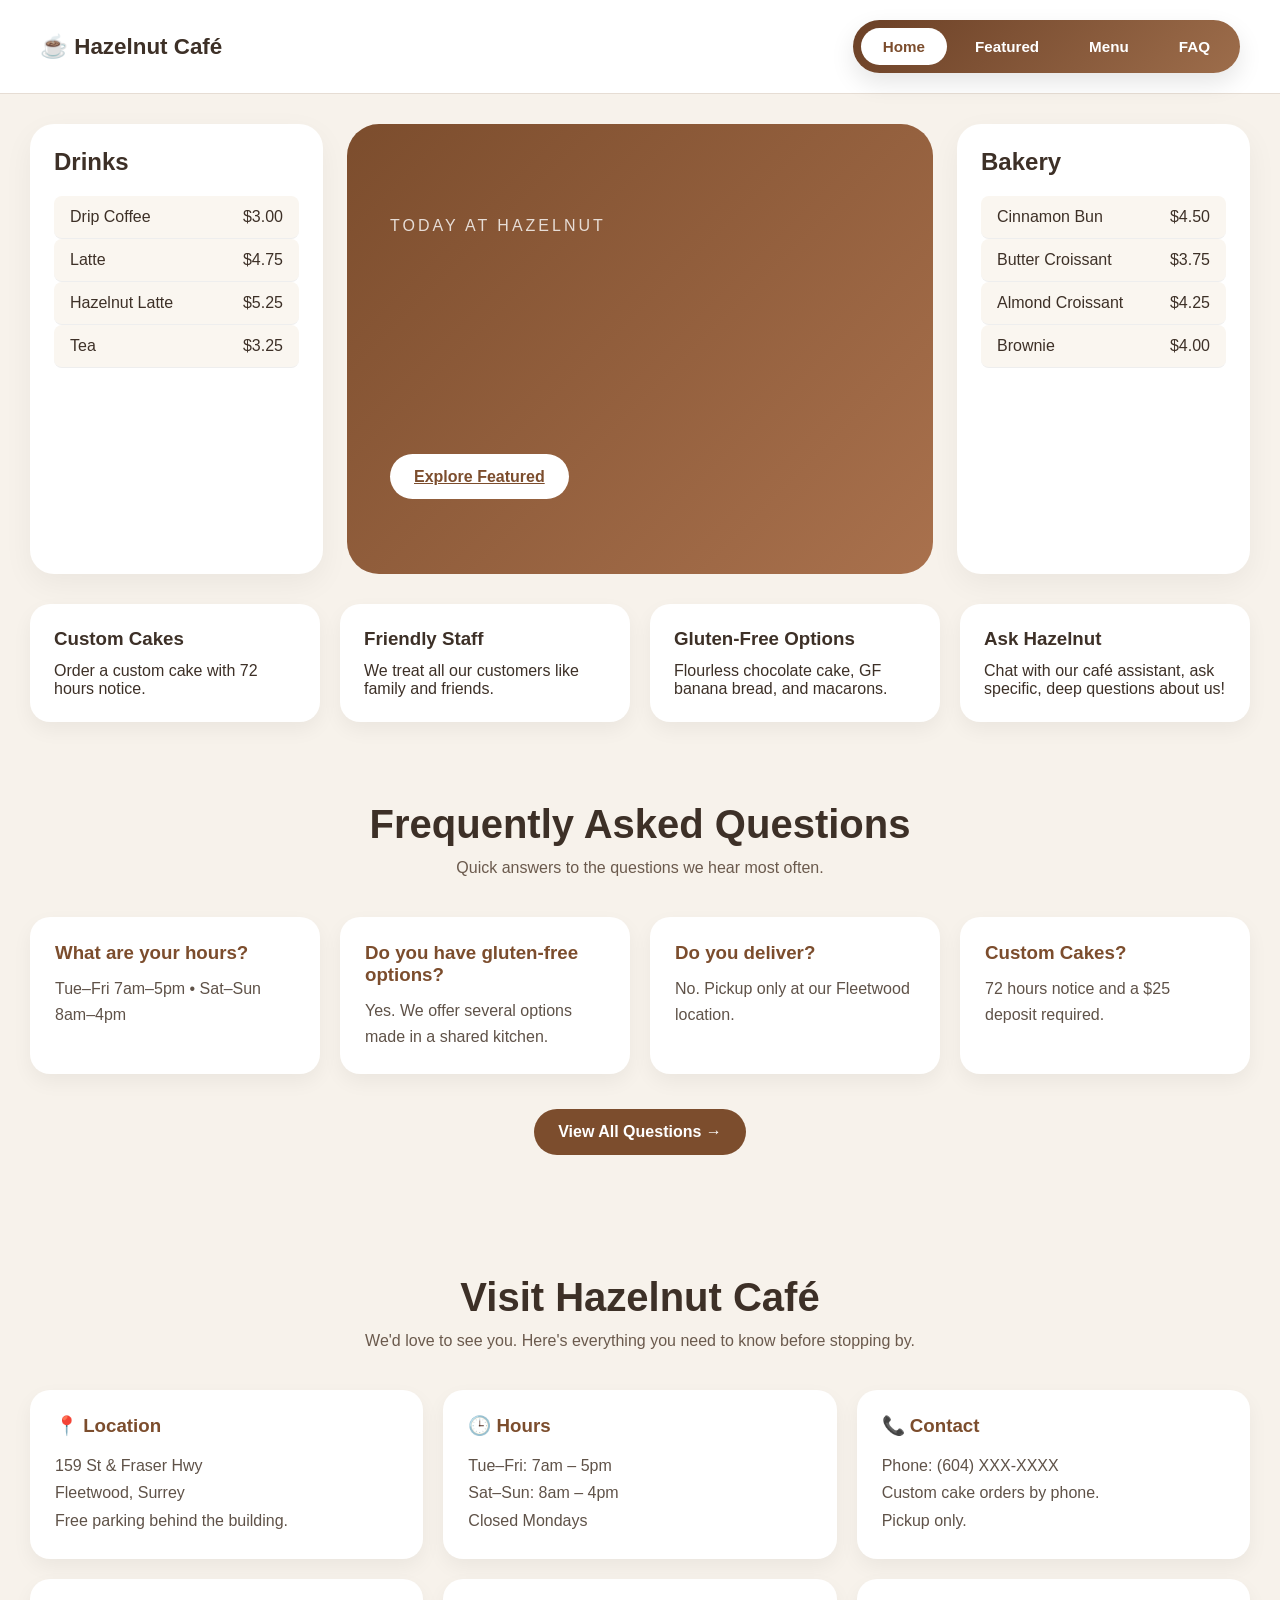
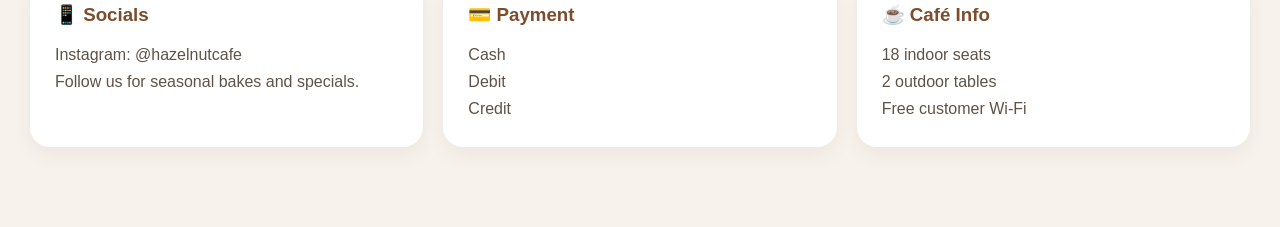
<file: index.html>
<!DOCTYPE html>
<html lang="en">
<head>
    <meta charset="UTF-8">
    <meta name="viewport" content="width=device-width, initial-scale=1.0">
    <title> Hazelnut Café </title>
    <link rel="stylesheet" type="text/css" href="style.css">
</head>
<body>

    <header class="topbar">
        <div class="logo">
            ☕ Hazelnut Café
        </div>

        <nav class="pill-nav">
            <ul>
                <li><a href="index.html" class="active">Home</a></li>
                <li><a href="featured.html">Featured</a></li>
                <li><a href="menu.html">Menu</a></li>
                <li><a href="faq.html">FAQ</a></li>
            </ul>
        </nav>
    </header>

    <main class="dashboard">

        <!-- LEFT ISLAND -->
        <section class="panel drinks">
            <h2>Drinks</h2>

            <div class="menu-item">
                <span>Drip Coffee</span>
                <span>$3.00</span>
            </div>

            <div class="menu-item">
                <span>Latte</span>
                <span>$4.75</span>
            </div>

            <div class="menu-item">
                <span>Hazelnut Latte</span>
                <span>$5.25</span>
            </div>

            <div class="menu-item">
                <span>Tea</span>
                <span>$3.25</span>
            </div>
        </section>

        <!-- CENTER FEATURE -->
        <section class="hero-panel">

            <div class="hero-content">
                <p class="small-title">TODAY AT HAZELNUT</p>

                <h1 class="image-text">Fresh Cinnamon Buns</h1>

                <p class="image-text">
                    Baked fresh every morning and still our
                    most requested treat after 12 years.
                </p>

                <a href="featured.html" class="primary-btn">
                Explore Featured
                </a>
            </div>

        </section>

        <!-- RIGHT ISLAND -->
        <section class="panel bakery">
            <h2>Bakery</h2>

            <div class="menu-item">
                <span>Cinnamon Bun</span>
                <span>$4.50</span>
            </div>

            <div class="menu-item">
                <span>Butter Croissant</span>
                <span>$3.75</span>
            </div>

            <div class="menu-item">
                <span>Almond Croissant</span>
                <span>$4.25</span>
            </div>

            <div class="menu-item">
                <span>Brownie</span>
                <span>$4.00</span>
            </div>
        </section>

    </main>

    <!-- LOWER ACTION BAR -->

    <section class="action-grid">

        <div class="action-card">
            <h3>Custom Cakes</h3>
            <p>
                Order a custom cake with 72 hours notice.
            </p>
        </div>

        <div class="action-card">
            <h3>Friendly Staff</h3>
            <p>
                We treat all our customers like family and friends.
            </p>
        </div>


        <div class="action-card">
            <h3>Gluten-Free Options</h3>
            <p>
                Flourless chocolate cake, GF banana bread,
                and macarons.
            </p>
        </div>

        <div class="action-card">
            <h3>Ask Hazelnut</h3>
            <p>
                Chat with our café assistant, ask specific, deep questions about us!
            </p>
        </div>

    </section>


        <!-- FAQ SECTION -->

    <section class="homepage-faq">

    <div class="faq-header">
        <h2>Frequently Asked Questions</h2>
        <p>
            Quick answers to the questions we hear most often.
        </p>
    </div>

    <div class="faq-preview-grid">

        <div class="faq-preview-card">
            <h3>What are your hours?</h3>
            <p>Tue–Fri 7am–5pm • Sat–Sun 8am–4pm</p>
        </div>

        <div class="faq-preview-card">
            <h3>Do you have gluten-free options?</h3>
            <p>Yes. We offer several options made in a shared kitchen.</p>
        </div>

        <div class="faq-preview-card">
            <h3>Do you deliver?</h3>
            <p>No. Pickup only at our Fleetwood location.</p>
        </div>

        <div class="faq-preview-card">
            <h3>Custom Cakes?</h3>
            <p>72 hours notice and a $25 deposit required.</p>
        </div>

    </div>

    <div class="faq-button-wrapper">
        <a href="faq.html" class="faq-page-btn">
            View All Questions →
        </a>
    </div>

    </section>


    <!-- CONTACT SECTION -->

<section class="contact-section">

  <div class="contact-header">
        <h2>Visit Hazelnut Café</h2>
        <p>
            We'd love to see you. Here's everything you need to know before stopping by.
        </p>
    </div>

        <div class="contact-grid">

        <div class="contact-card">
            <h3>📍 Location</h3>
            <p>159 St & Fraser Hwy</p>
            <p>Fleetwood, Surrey</p>
            <p>Free parking behind the building.</p>
        </div>

        <div class="contact-card">
            <h3>🕒 Hours</h3>
            <p>Tue–Fri: 7am – 5pm</p>
            <p>Sat–Sun: 8am – 4pm</p>
            <p>Closed Mondays</p>
        </div>

        <div class="contact-card">
            <h3>📞 Contact</h3>
            <p>Phone: (604) XXX-XXXX</p>
            <p>Custom cake orders by phone.</p>
            <p>Pickup only.</p>
        </div>

        <div class="contact-card">
            <h3>📱 Socials</h3>
            <p>Instagram: @hazelnutcafe</p>
            <p>Follow us for seasonal bakes and specials.</p>
        </div>

        <div class="contact-card">
            <h3>💳 Payment</h3>
            <p>Cash</p>
            <p>Debit</p>
            <p>Credit</p>
        </div>

        <div class="contact-card">
            <h3>☕ Café Info</h3>
            <p>18 indoor seats</p>
            <p>2 outdoor tables</p>
            <p>Free customer Wi-Fi</p>
        </div>

    </div>

    </section>
    <!-- FOOTER -->

<!-- <footer class="site-footer">

    <div class="footer-content">

        <div class="footer-column">
            <h3>☕ Hazelnut Café</h3>

            <p>
                A family-run café and bakery serving Fleetwood
                for over 12 years.
            </p>
        </div>

        <div class="footer-column">
            <h3>Visit Us</h3>

            <p>159 St & Fraser Hwy</p>
            <p>Fleetwood, Surrey</p>
            <p>Free parking behind the building</p>
        </div>

        <div class="footer-column">
            <h3>Hours</h3>

            <p>Tue–Fri: 7am–5pm</p>
            <p>Sat–Sun: 8am–4pm</p>
            <p>Closed Mondays</p>
        </div>

        <div class="footer-column">
            <h3>Contact</h3>

            <p>📞 Phone: (604)361-7823</p>
            <p>📷 Instagram: @hazelnutcafe</p>
            <p>📧 Pickup & cake inquiries welcome</p>
        </div>

    </div>

    <div class="footer-bottom">
        <p>
            © 2026 Hazelnut Café • Warm baking, friendly faces,
            and fresh coffee every day.
        </p>
    </div>

</footer>-->
<script>
(function(){if(!window.chatbase||window.chatbase("getState")!=="initialized"){window.chatbase=(...arguments)=>{if(!window.chatbase.q){window.chatbase.q=[]}window.chatbase.q.push(arguments)};window.chatbase=new Proxy(window.chatbase,{get(target,prop){if(prop==="q"){return target.q}return(...args)=>target(prop,...args)}})}const onLoad=function(){const script=document.createElement("script");script.src="https://www.chatbase.co/embed.min.js";script.id="_Gcz5c9Cv5cYDoT5Q-s1L";script.domain="www.chatbase.co";document.body.appendChild(script)};if(document.readyState==="complete"){onLoad()}else{window.addEventListener("load",onLoad)}})();
</script>

</body>
</html>
</file>
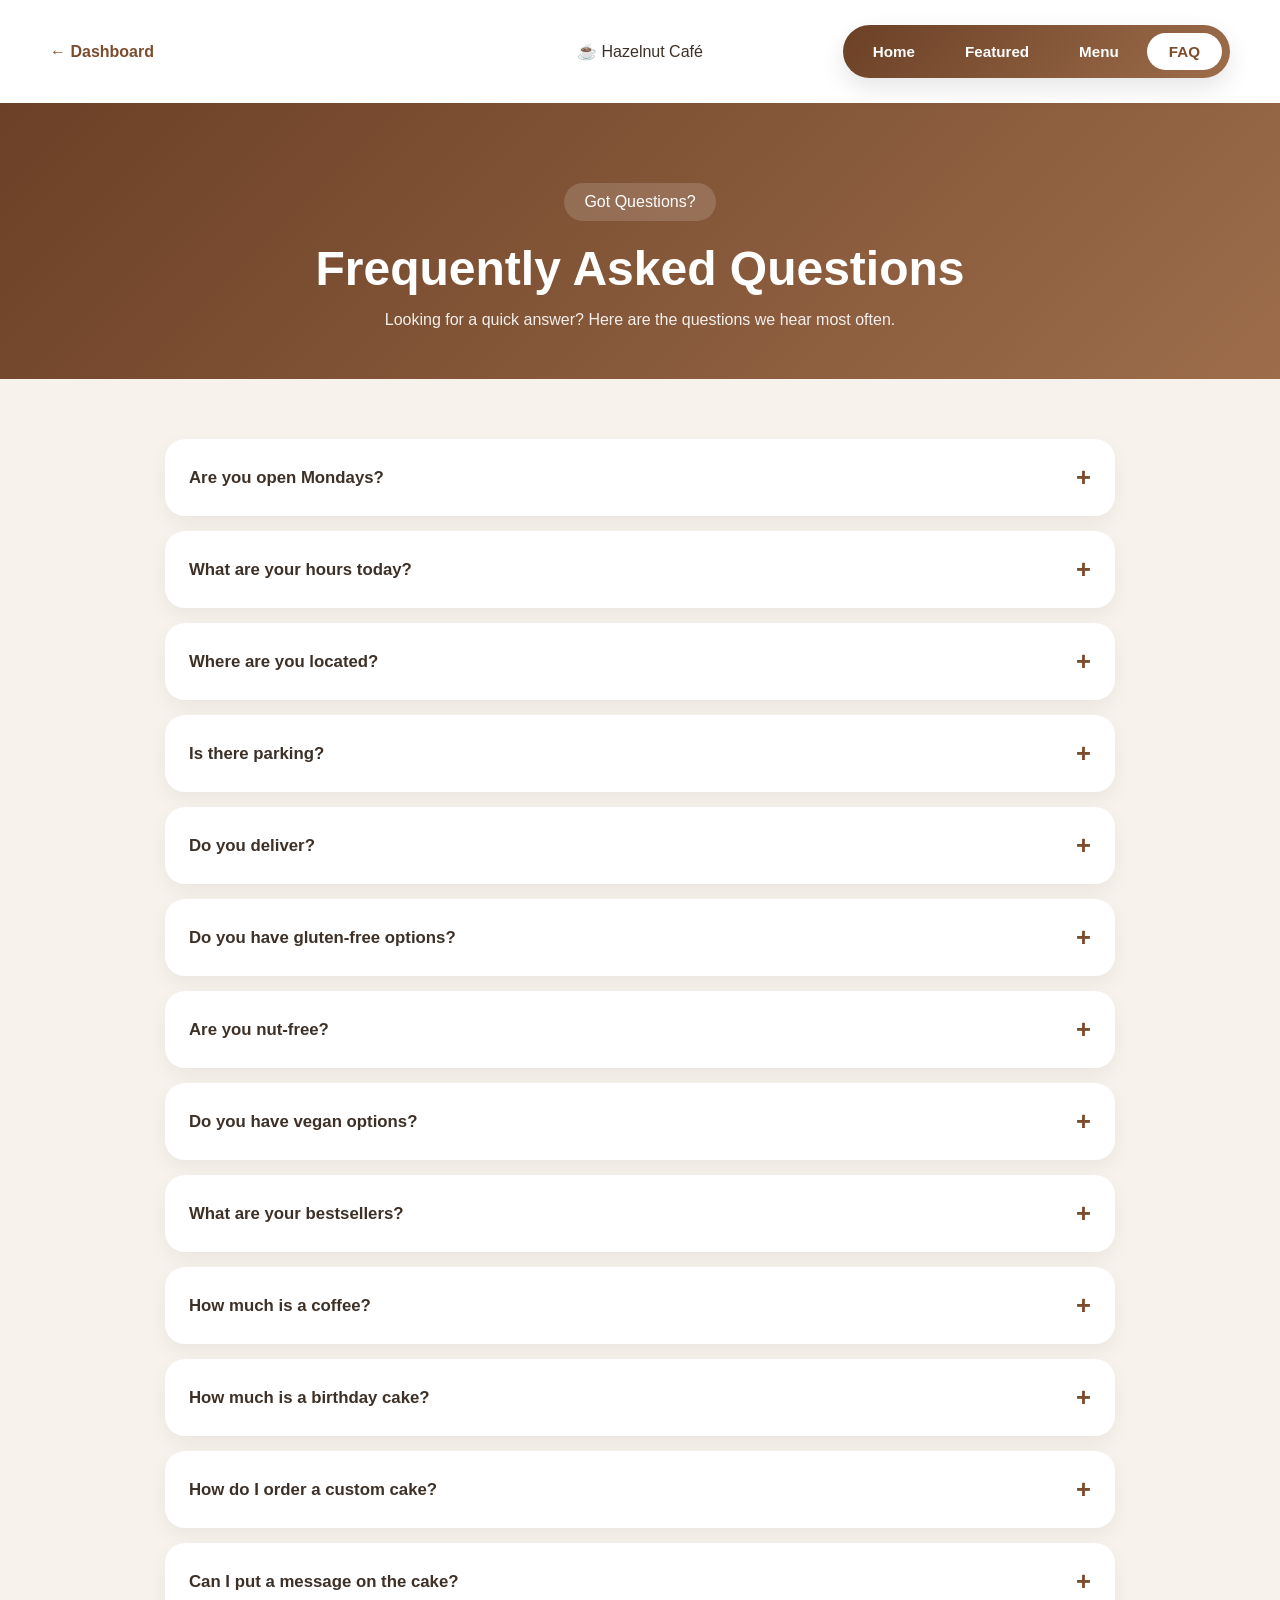
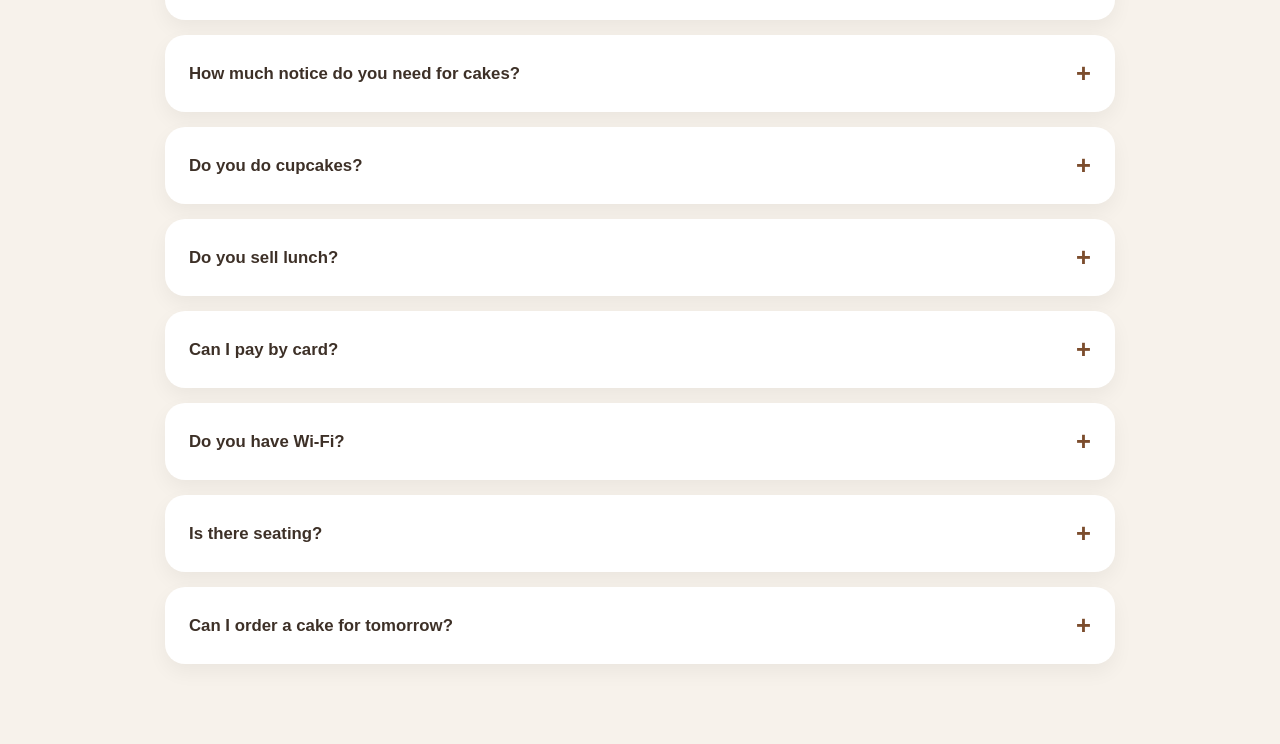
<file: faq.html>
<!DOCTYPE html>
<html lang="en">
<head>
    <meta charset="UTF-8">
    <meta name="viewport" content="width=device-width, initial-scale=1.0">
    <title>FAQ | Hazelnut Café</title>
    <link rel="stylesheet" href="style.css">
</head>
<body class="faq-page">

    <nav class="featured-nav">
        <a href="index.html">← Dashboard</a>

        <div>
            ☕ Hazelnut Café
        </div>

        <nav class="pill-nav">
            <ul>
                <li><a href="index.html">Home</a></li>
                <li><a href="featured.html">Featured</a></li>
                <li><a href="menu.html">Menu</a></li>
                <li><a href="faq.html" class="active">FAQ</a></li>
            </ul>
        </nav>
    </nav>

    <section class="faq-hero">

        <div class="featured-badge">Got Questions?</div>

        <h1>Frequently Asked Questions</h1>

        <p>
            Looking for a quick answer? Here are the questions
            we hear most often.
        </p>

    </section>

    <section class="faq-container">

        <details class="faq-item">
            <summary>Are you open Mondays?</summary>
            <p>
                No — we're closed Mondays.
                Open Tue–Fri 7am–5pm and Sat–Sun 8am–4pm.
            </p>
        </details>

        <details class="faq-item">
            <summary>What are your hours today?</summary>
            <p>
                Tue–Fri 7am–5pm.
                Weekends 8am–4pm.
                Closed Mondays.
            </p>
        </details>

        <details class="faq-item">
            <summary>Where are you located?</summary>
            <p>
                159 St & Fraser Hwy in Fleetwood, Surrey.
            </p>
        </details>

        <details class="faq-item">
            <summary>Is there parking?</summary>
            <p>
                Yes — free parking is available behind the building.
            </p>
        </details>

        <details class="faq-item">
            <summary>Do you deliver?</summary>
            <p>
                No. Pickup only at our Fleetwood location.
            </p>
        </details>

        <details class="faq-item">
            <summary>Do you have gluten-free options?</summary>
            <p>
                Yes. We offer flourless chocolate cake,
                GF banana bread, and macarons.
                Everything is made in a shared kitchen,
                so we are not certified gluten-free.
            </p>
        </details>

        <details class="faq-item">
            <summary>Are you nut-free?</summary>
            <p>
                No. Nut traces are possible in all our bakes.
            </p>
        </details>

        <details class="faq-item">
            <summary>Do you have vegan options?</summary>
            <p>
                Yes. Oat milk is available for all drinks
                and we usually have some vegan baking options daily.
            </p>
        </details>

        <details class="faq-item">
            <summary>What are your bestsellers?</summary>
            <p>
                Our cinnamon bun, butter croissant,
                and hazelnut latte.
            </p>
        </details>

        <details class="faq-item">
            <summary>How much is a coffee?</summary>
            <p>
                Drip coffee is $3.
                Lattes are $4.75.
                Our Hazelnut Latte is $5.25.
            </p>
        </details>

        <details class="faq-item">
            <summary>How much is a birthday cake?</summary>
            <p>
                6-inch cakes start at $32,
                8-inch cakes start at $42,
                and 10-inch cakes start at $58.
            </p>
        </details>

        <details class="faq-item">
            <summary>How do I order a custom cake?</summary>
            <p>
                Give us 72 hours notice,
                leave a $25 deposit,
                and choose your flavour:
                vanilla, chocolate, hazelnut, or mango.
            </p>
        </details>

        <details class="faq-item">
            <summary>Can I put a message on the cake?</summary>
            <p>
                Yes. Messages can be up to 6 words long.
            </p>
        </details>

        <details class="faq-item">
            <summary>How much notice do you need for cakes?</summary>
            <p>
                At least 72 hours notice is required.
            </p>
        </details>

        <details class="faq-item">
            <summary>Do you do cupcakes?</summary>
            <p>
                Yes. $4 each or $42 per dozen.
            </p>
        </details>

        <details class="faq-item">
            <summary>Do you sell lunch?</summary>
            <p>
                Yes. Sandwiches ($9),
                soup of the day ($7),
                quiche slices ($6.50),
                and bagels with cream cheese ($5).
            </p>
        </details>

        <details class="faq-item">
            <summary>Can I pay by card?</summary>
            <p>
                Yes. We accept cash,
                debit, and credit cards.
            </p>
        </details>

        <details class="faq-item">
            <summary>Do you have Wi-Fi?</summary>
            <p>
                Yes — free customer Wi-Fi is available.
            </p>
        </details>

        <details class="faq-item">
            <summary>Is there seating?</summary>
            <p>
                Yes. About 18 seats inside
                and 2 small tables outside.
            </p>
        </details>

        <details class="faq-item">
            <summary>Can I order a cake for tomorrow?</summary>
            <p>
                Usually not. We require 72 hours notice
                for custom cake orders.
            </p>
        </details>

    </section>

    <script>
    (function(){if(!window.chatbase||window.chatbase("getState")!=="initialized"){window.chatbase=(...arguments)=>{if(!window.chatbase.q){window.chatbase.q=[]}window.chatbase.q.push(arguments)};window.chatbase=new Proxy(window.chatbase,{get(target,prop){if(prop==="q"){return target.q}return(...args)=>target(prop,...args)}})}const onLoad=function(){const script=document.createElement("script");script.src="https://www.chatbase.co/embed.min.js";script.id="_Gcz5c9Cv5cYDoT5Q-s1L";script.domain="www.chatbase.co";document.body.appendChild(script)};if(document.readyState==="complete"){onLoad()}else{window.addEventListener("load",onLoad)}})();
    </script>

</body>
</html>
</file>
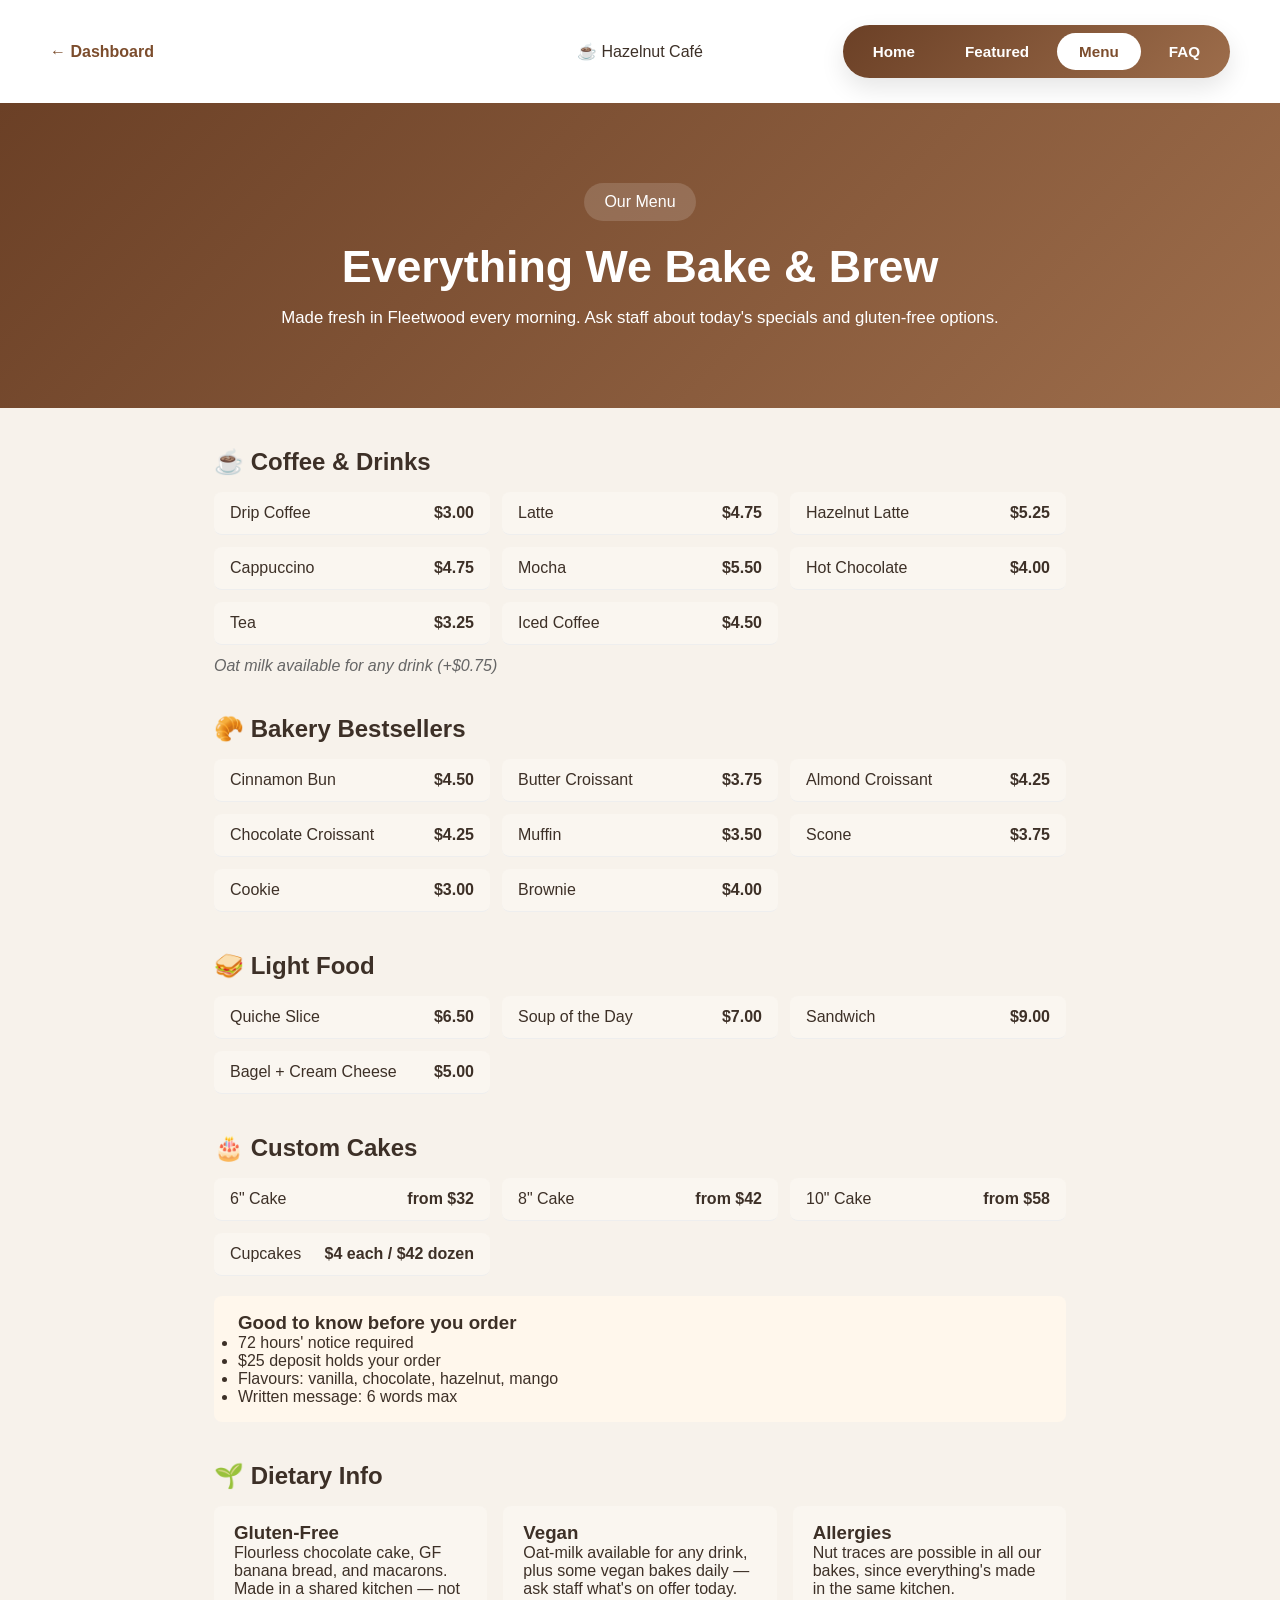
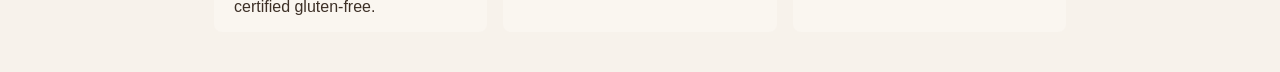
<file: menu.html>
<!DOCTYPE html>
<html lang="en">
<head>
    <meta charset="UTF-8">
    <meta name="viewport" content="width=device-width, initial-scale=1.0">
    <title>Full Menu | Hazelnut Café</title>
    <link rel="stylesheet" href="style.css">
</head>
<body class="menu-page">

    <nav class="featured-nav">
        <a href="index.html">← Dashboard</a>

        <div>
            ☕ Hazelnut Café
        </div>

        <nav class="pill-nav">
            <ul>
                <li><a href="index.html">Home</a></li>
                <li><a href="featured.html">Featured</a></li>
                <li><a href="menu.html" class="active">Menu</a></li>
                <li><a href="faq.html">FAQ</a></li>
            </ul>
        </nav>
    </nav>

    <section class="menu-hero">
        <div class="featured-badge">Our Menu</div>
        <h1>Everything We Bake & Brew</h1>
        <p>
            Made fresh in Fleetwood every morning. Ask staff about today's
            specials and gluten-free options.
        </p>
    </section>

    <section class="menu-section">
        <h2>☕ Coffee & Drinks</h2>
        <div class="menu-grid">
            <div class="menu-item"><span>Drip Coffee</span><strong>$3.00</strong></div>
            <div class="menu-item"><span>Latte</span><strong>$4.75</strong></div>
            <div class="menu-item"><span>Hazelnut Latte</span><strong>$5.25</strong></div>
            <div class="menu-item"><span>Cappuccino</span><strong>$4.75</strong></div>
            <div class="menu-item"><span>Mocha</span><strong>$5.50</strong></div>
            <div class="menu-item"><span>Hot Chocolate</span><strong>$4.00</strong></div>
            <div class="menu-item"><span>Tea</span><strong>$3.25</strong></div>
            <div class="menu-item"><span>Iced Coffee</span><strong>$4.50</strong></div>
        </div>
        <p class="menu-note">Oat milk available for any drink (+$0.75)</p>
    </section>

    <section class="menu-section">
        <h2>🥐 Bakery Bestsellers</h2>
        <div class="menu-grid">
            <div class="menu-item"><span>Cinnamon Bun</span><strong>$4.50</strong></div>
            <div class="menu-item"><span>Butter Croissant</span><strong>$3.75</strong></div>
            <div class="menu-item"><span>Almond Croissant</span><strong>$4.25</strong></div>
            <div class="menu-item"><span>Chocolate Croissant</span><strong>$4.25</strong></div>
            <div class="menu-item"><span>Muffin</span><strong>$3.50</strong></div>
            <div class="menu-item"><span>Scone</span><strong>$3.75</strong></div>
            <div class="menu-item"><span>Cookie</span><strong>$3.00</strong></div>
            <div class="menu-item"><span>Brownie</span><strong>$4.00</strong></div>
        </div>
    </section>

    <section class="menu-section">
        <h2>🥪 Light Food</h2>
        <div class="menu-grid">
            <div class="menu-item"><span>Quiche Slice</span><strong>$6.50</strong></div>
            <div class="menu-item"><span>Soup of the Day</span><strong>$7.00</strong></div>
            <div class="menu-item"><span>Sandwich</span><strong>$9.00</strong></div>
            <div class="menu-item"><span>Bagel + Cream Cheese</span><strong>$5.00</strong></div>
        </div>
    </section>

    <section class="menu-section cake-section">
        <h2>🎂 Custom Cakes</h2>
        <div class="menu-grid">
            <div class="menu-item"><span>6" Cake</span><strong>from $32</strong></div>
            <div class="menu-item"><span>8" Cake</span><strong>from $42</strong></div>
            <div class="menu-item"><span>10" Cake</span><strong>from $58</strong></div>
            <div class="menu-item"><span>Cupcakes</span><strong>$4 each / $42 dozen</strong></div>
        </div>
        <div class="cake-rules">
            <h3>Good to know before you order</h3>
            <ul>
                <li>72 hours' notice required</li>
                <li>$25 deposit holds your order</li>
                <li>Flavours: vanilla, chocolate, hazelnut, mango</li>
                <li>Written message: 6 words max</li>
            </ul>
        </div>
    </section>

    <section class="menu-section dietary-section">
        <h2>🌱 Dietary Info</h2>
        <div class="dietary-grid">
            <div class="dietary-card">
                <h3>Gluten-Free</h3>
                <p>Flourless chocolate cake, GF banana bread, and macarons. Made in a shared kitchen — not certified gluten-free.</p>
            </div>
            <div class="dietary-card">
                <h3>Vegan</h3>
                <p>Oat-milk available for any drink, plus some vegan bakes daily — ask staff what's on offer today.</p>
            </div>
            <div class="dietary-card">
                <h3>Allergies</h3>
                <p>Nut traces are possible in all our bakes, since everything's made in the same kitchen.</p>
            </div>
        </div>
    </section>

    

    <script>
    (function(){if(!window.chatbase||window.chatbase("getState")!=="initialized"){window.chatbase=(...arguments)=>{if(!window.chatbase.q){window.chatbase.q=[]}window.chatbase.q.push(arguments)};window.chatbase=new Proxy(window.chatbase,{get(target,prop){if(prop==="q"){return target.q}return(...args)=>target(prop,...args)}})}const onLoad=function(){const script=document.createElement("script");script.src="https://www.chatbase.co/embed.min.js";script.id="_Gcz5c9Cv5cYDoT5Q-s1L";script.domain="www.chatbase.co";document.body.appendChild(script)};if(document.readyState==="complete"){onLoad()}else{window.addEventListener("load",onLoad)}})();
    </script>

</body>
</html>
</file>
<file: style.css>
* {
    margin:0;
    padding:0;
    box-sizing: border-box;
}

body{
    font-family:Segoe UI, sans-serif;
    background:#f7f2eb;
    color:#3d3027;
    min-height:100vh;
}

/* TOP BAR */

.topbar{
    display:flex;
    justify-content:space-between;
    align-items:center;
    padding:20px 40px;

    background:white;
    border-bottom:1px solid #e6ddd4;
}

.logo{
    font-size:1.4rem;
    font-weight:700;
}

.status{
    color:#7b6758;
}

/* PILL NAVBAR */

.pill-nav{
    padding:0;
}

.pill-nav ul{
    display:flex;
    align-items:center;
    gap:6px;

    list-style:none;

    background:linear-gradient(
        135deg,
        #6b4026,
        #9d6d4b
    );

    border-radius:999px;

    padding:8px;

    box-shadow:
    0 10px 25px rgba(0,0,0,.1);
}

.pill-nav ul li a{
    display:block;

    padding:10px 22px;

    border-radius:999px;

    color:white;
    text-decoration:none;
    font-weight:600;
    font-size:0.95rem;

    transition:.3s;
}

.pill-nav ul li a:hover{
    background:rgba(255,255,255,.18);
}

.pill-nav ul li a.active{
    background:white;
    color:#7c4d2d;
}

@media (max-width:700px){

    .pill-nav ul{
        flex-wrap:wrap;
        justify-content:center;
        border-radius:24px;
    }

    .pill-nav ul li a{
        padding:8px 16px;
        font-size:0.85rem;
    }
}

/* DASHBOARD */

.dashboard{
    max-width:1400px;
    margin:auto;

    padding:30px;

    display:grid;
    grid-template-columns:1fr 2fr 1fr;
    gap:24px;
}

/* SIDE PANELS */

.panel{
    background:white;
    border-radius:24px;

    padding:24px;

    box-shadow:
    0 10px 30px rgba(0,0,0,.05);
}

.panel h2{
    margin-bottom:20px;
}

.menu-item{
    display:flex;
    justify-content:space-between;

    padding:12px 0;

    border-bottom:1px solid #eee;
}

/* CENTER FEATURE */

.hero-panel{
    border-radius:32px;

    background:
    linear-gradient(
        135deg,
        #7c4d2d,
        #a9714d
    );

    color:white;

    display:flex;
    align-items:center;
    justify-content:center;

    min-height:450px;

    padding:40px;
}

.hero-content{
    max-width:500px;
}

.small-title{
    letter-spacing:3px;
    opacity:.8;
    margin-bottom:12px;
}

.hero-content h1{
    font-size:3rem;
    margin-bottom:16px;
}

.hero-content p{
    line-height:1.7;
    margin-bottom:24px;
}

.primary-btn{
    border:none;
    padding:14px 24px;

    border-radius:999px;

    cursor:pointer;

    background:white;
    color:#7c4d2d;

    font-weight:600;
}

/* ACTION CARDS */

.action-grid{
    max-width:1400px;
    margin:auto;

    padding:0 30px 40px;

    display:grid;
    grid-template-columns:repeat(4,1fr);
    gap:20px;
}

.action-card{
    background:white;

    border-radius:20px;

    padding:24px;

    box-shadow:
    0 8px 20px rgba(0,0,0,.05);

    transition: box-shadow 0.8s ease, .3s;
    margin: 0 auto;
}

.action-card:hover{
    transform:translateY(-4px);
    box-shadow: 0 0 12px 5px #FFFFFF;
}

.action-card h3{
    margin-bottom:12px;
}

/* MOBILE */

@media (max-width:1000px){

    .dashboard{
        grid-template-columns:1fr;
    }

    .action-grid{
        grid-template-columns:1fr 1fr;
    }

    .hero-content h1{
        font-size:2rem;
    }
}

@media (max-width:700px){

    .topbar{
        flex-direction:column;
        gap:10px;
        text-align:center;
    }

    .action-grid{
        grid-template-columns:1fr;
    }
}
/* FEATURED PAGE */

.featured-page{
    background:#f7f2eb;
}

.featured-nav{
    display:grid;
    grid-template-columns:1fr auto 1fr;
    align-items:center;

    padding:25px 50px;

    background:white;
}

.featured-nav > div{
    text-align:center;
}

.featured-nav > .pill-nav{
    justify-self:end;
}

.featured-nav a{
    text-decoration:none;
    color:#7c4d2d;
    font-weight:600;
}

.featured-hero{
    text-align:center;

    padding:80px 20px;

    background:linear-gradient(
        135deg,
        #6b4026,
        #9d6d4b
    );

    color:white;
}

.featured-badge{
    display:inline-block;

    background:rgba(255,255,255,.15);

    padding:10px 20px;

    border-radius:999px;

    margin-bottom:20px;
}

.featured-hero h1{
    font-size:4rem;
    max-width:900px;
    margin:auto;
}

.featured-hero p{
    margin-top:20px;
    font-size:1.1rem;
}

.featured-showcase{
    max-width:1200px;

    margin:60px auto;

    padding:0 20px;

    display:grid;
    grid-template-columns:repeat(3,1fr);
    gap:25px;
}

.showcase-card{
    background:white;

    border-radius:24px;

    padding:30px;

    box-shadow:
    0 10px 25px rgba(0,0,0,.05);
}

.showcase-card h2{
    margin:15px 0;
}

.showcase-card strong{
    display:block;
    margin-top:20px;

    font-size:1.2rem;
}

.showcase-img {
    width: 100%;
    height: 180px;
    object-fit: cover;
    border-radius: 8px;
    margin-bottom: 0.75rem;
}

.menu-cta {
    text-align: center;
    margin: 2rem 0;
}

.menu-btn {
    display: inline-block;
    padding: 0.75rem 2rem;
    background-color: #6f4e37;
    color: #fff;
    text-decoration: none;
    border-radius: 6px;
    font-weight: 600;
    transition: background-color 0.2s ease;
}

.menu-btn:hover {
    background-color: #543a29;
}

.why-visit{
    max-width:1200px;
    margin:auto;
    padding:20px;
}

.reason-grid{
    display:grid;
    grid-template-columns:repeat(3,1fr);
    gap:20px;

    margin-top:25px;
}

.reason-card{
    background:white;

    border-radius:20px;

    padding:25px;
}

.quick-info{
    max-width:1200px;

    margin:60px auto;

    padding:20px;

    display:grid;
    grid-template-columns:repeat(3,1fr);
    gap:20px;
}

.info-box{
    background:white;

    padding:25px;

    border-radius:20px;
}

/* MENU PAGE */

.menu-hero {
    text-align: center;
    padding: 80px 20px;

    background: linear-gradient(
        135deg,
        #6b4026,
        #9d6d4b
    );

    color: white;
}

.menu-hero h1 {
    font-size: 2.8rem;
    max-width: 700px;
    margin: 0 auto;
}

.menu-hero p {
    margin-top: 16px;
    font-size: 1.05rem;
}

.menu-section {
    max-width: 900px;
    margin: 2.5rem auto;
    padding: 0 1.5rem;
}

.menu-section h2 {
    margin-bottom: 1rem;
}

.menu-grid {
    display: grid;
    grid-template-columns: repeat(auto-fit, minmax(220px, 1fr));
    gap: 0.75rem;
}

.menu-item {
    display: flex;
    justify-content: space-between;
    padding: 0.75rem 1rem;
    background: #faf6f0;
    border-radius: 8px;
}

.menu-note {
    margin-top: 0.75rem;
    font-style: italic;
    color: #666;
}

.cake-rules {
    margin-top: 1.25rem;
    background: #fff7ec;
    border-radius: 8px;
    padding: 1rem 1.5rem;
}

.dietary-grid {
    display: grid;
    grid-template-columns: repeat(auto-fit, minmax(220px, 1fr));
    gap: 1rem;
}

.dietary-card {
    background: #faf6f0;
    border-radius: 8px;
    padding: 1rem 1.25rem;
}

/* SEASONAL SPECIALS */

.specials-preview {
    background: #fff7ec;
    border: 1px dashed #d9b88a;
    border-radius: 8px;
    padding: 0.75rem 1rem;
    margin-bottom: 1.25rem;
    display: flex;
    align-items: center;
    gap: 0.75rem;
    flex-wrap: wrap;
}

.specials-preview label {
    font-size: 0.9rem;
    color: #7b6758;
}

.specials-preview select {
    padding: 0.4rem 0.75rem;
    border-radius: 6px;
    border: 1px solid #d9b88a;
    background: white;
    font-family: inherit;
}

.season-label {
    font-weight: 600;
    margin-bottom: 0.75rem;
    color: #6f4e37;
}

.sold-out {
    opacity: 0.5;
}

.sold-out-tag {
    color: #b04a4a;
    font-style: italic;
    font-size: 0.85rem;
}

@media(max-width:900px){

    .featured-showcase,
    .reason-grid,
    .quick-info{
        grid-template-columns:1fr;
    }

    .featured-hero h1{
        font-size:2.5rem;
    }
}

/* ==========================
   HOMEPAGE (in dashboard) FAQ SECTION
========================== */

.homepage-faq{
    max-width:1400px;
    margin:auto;

    padding:40px 30px 80px;
}

.faq-header{
    text-align:center;
    margin-bottom:40px;
}

.faq-header h2{
    font-size:2.5rem;
    margin-bottom:12px;
}

.faq-header p{
    color:#6b5a4d;
}

.faq-preview-grid{
    display:grid;
    grid-template-columns:repeat(4,1fr);
    gap:20px;
}

.faq-preview-card{
    background:white;
    padding:25px;

    border-radius:20px;

    box-shadow:
    0 8px 20px rgba(0,0,0,.05);

    transition:.3s;
}

.faq-preview-card:hover{
    transform:translateY(-4px);
}

.faq-preview-card h3{
    color:#7c4d2d;
    margin-bottom:12px;
}

.faq-preview-card p{
    color:#5f5248;
    line-height:1.6;
}

.faq-button-wrapper{
    text-align:center;
    margin-top:35px;
}

.faq-page-btn{
    display:inline-block;

    padding:14px 24px;

    border-radius:999px;

    background:#7c4d2d;
    color:white;

    text-decoration:none;
    font-weight:600;

    transition:.3s;
}

.faq-page-btn:hover{
    background:#5f3920;
}

@media (max-width:1000px){

    .faq-preview-grid{
        grid-template-columns:1fr 1fr;
    }
}

@media (max-width:700px){

    .faq-preview-grid{
        grid-template-columns:1fr;
    }

    .faq-header h2{
        font-size:2rem;
    }
}

.image-text{
    background-image:url("https://images.unsplash.com/photo-1509365465985-25d11c17e812?w=500&q=80");
    background-size:cover;
    background-position:top;

    background-clip:text;
    -webkit-background-clip:text;

    color:transparent;
    -webkit-text-fill-color:transparent;
    transition: text-shadow 0.8s ease;
}
.image-text:hover{
    text-shadow: 0 0 2px #F5F5F5;
}
/* ==========================
   FAQ.html css
========================== */

.faq-page{
    background:#f7f2eb;
}

.faq-hero{
    text-align:center;
    padding:80px 20px 50px;

    background:linear-gradient(
        135deg,
        #6b4026,
        #9d6d4b
    );

    color:white;
}

.faq-hero h1{
    font-size:3rem;
    margin-bottom:15px;
}

.faq-hero p{
    color:rgba(255,255,255,.9);
    max-width:700px;
    margin:auto;
}

.faq-container{
    max-width:1000px;
    margin:60px auto 80px;
    padding:0 25px;
}

.faq-item{
    background:white;
    border-radius:20px;
    margin-bottom:15px;

    box-shadow:
    0 8px 20px rgba(0,0,0,.05);

    overflow:hidden;
}

.faq-item summary{
    list-style:none;

    padding:24px;

    cursor:pointer;

    font-weight:600;
    font-size:1.05rem;

    display:flex;
    justify-content:space-between;
    align-items:center;
}

.faq-item summary::-webkit-details-marker{
    display:none;
}

.faq-item summary::after{
    content:"+";
    font-size:1.6rem;
    color:#7c4d2d;
}

.faq-item[open] summary::after{
    content:"−";
}

.faq-item p{
    padding:0 24px 24px;
    color:#5f5248;
    line-height:1.7;
}




/* ==========================
   CONTACT SECTION v1
========================== */

.contact-section{
    max-width:1400px;
    margin:auto;
    padding:40px 30px 80px;
}

.contact-header{
    text-align:center;
    margin-bottom:40px;
}

.contact-header h2{
    font-size:2.5rem;
    margin-bottom:12px;
}

.contact-header p{
    color:#6b5a4d;
}

.contact-grid{
    display:grid;
    grid-template-columns:repeat(3,1fr);
    gap:20px;
}

.contact-card{
    background:white;

    padding:25px;

    border-radius:20px;

    box-shadow:
    0 8px 20px rgba(0,0,0,.05);

    transition:.3s;
}

.contact-card:hover{
    transform:translateY(-4px);
}

.contact-card h3{
    margin-bottom:15px;
    color:#7c4d2d;
}

.contact-card p{
    line-height:1.7;
    color:#5f5248;
}

@media (max-width:1000px){

    .contact-grid{
        grid-template-columns:1fr 1fr;
    }

}

@media (max-width:700px){

    .contact-grid{
        grid-template-columns:1fr;
    }

}

/* ==========================
   FOOTER
========================== */

.site-footer{
    background:#2f241d;
    color:white;

    margin-top:60px;
}

.footer-content{
    max-width:1400px;
    margin:auto;

    padding:60px 30px;

    display:grid;
    grid-template-columns:repeat(4,1fr);
    gap:40px;
}

.footer-column h3{
    margin-bottom:18px;
    color:#d9b08c;
}

.footer-column p{
    line-height:1.8;
    color:#d6d0ca;
}

.footer-bottom{
    border-top:1px solid rgba(255,255,255,.1);

    text-align:center;

    padding:20px;
}

.footer-bottom p{
    color:#b9b0a8;
    font-size:.95rem;
}

/* FOOTER MOBILE */

@media (max-width:1000px){

    .footer-content{
        grid-template-columns:1fr 1fr;
    }

}

@media (max-width:700px){

    .footer-content{
        grid-template-columns:1fr;
        text-align:center;
    }

}
</file>
